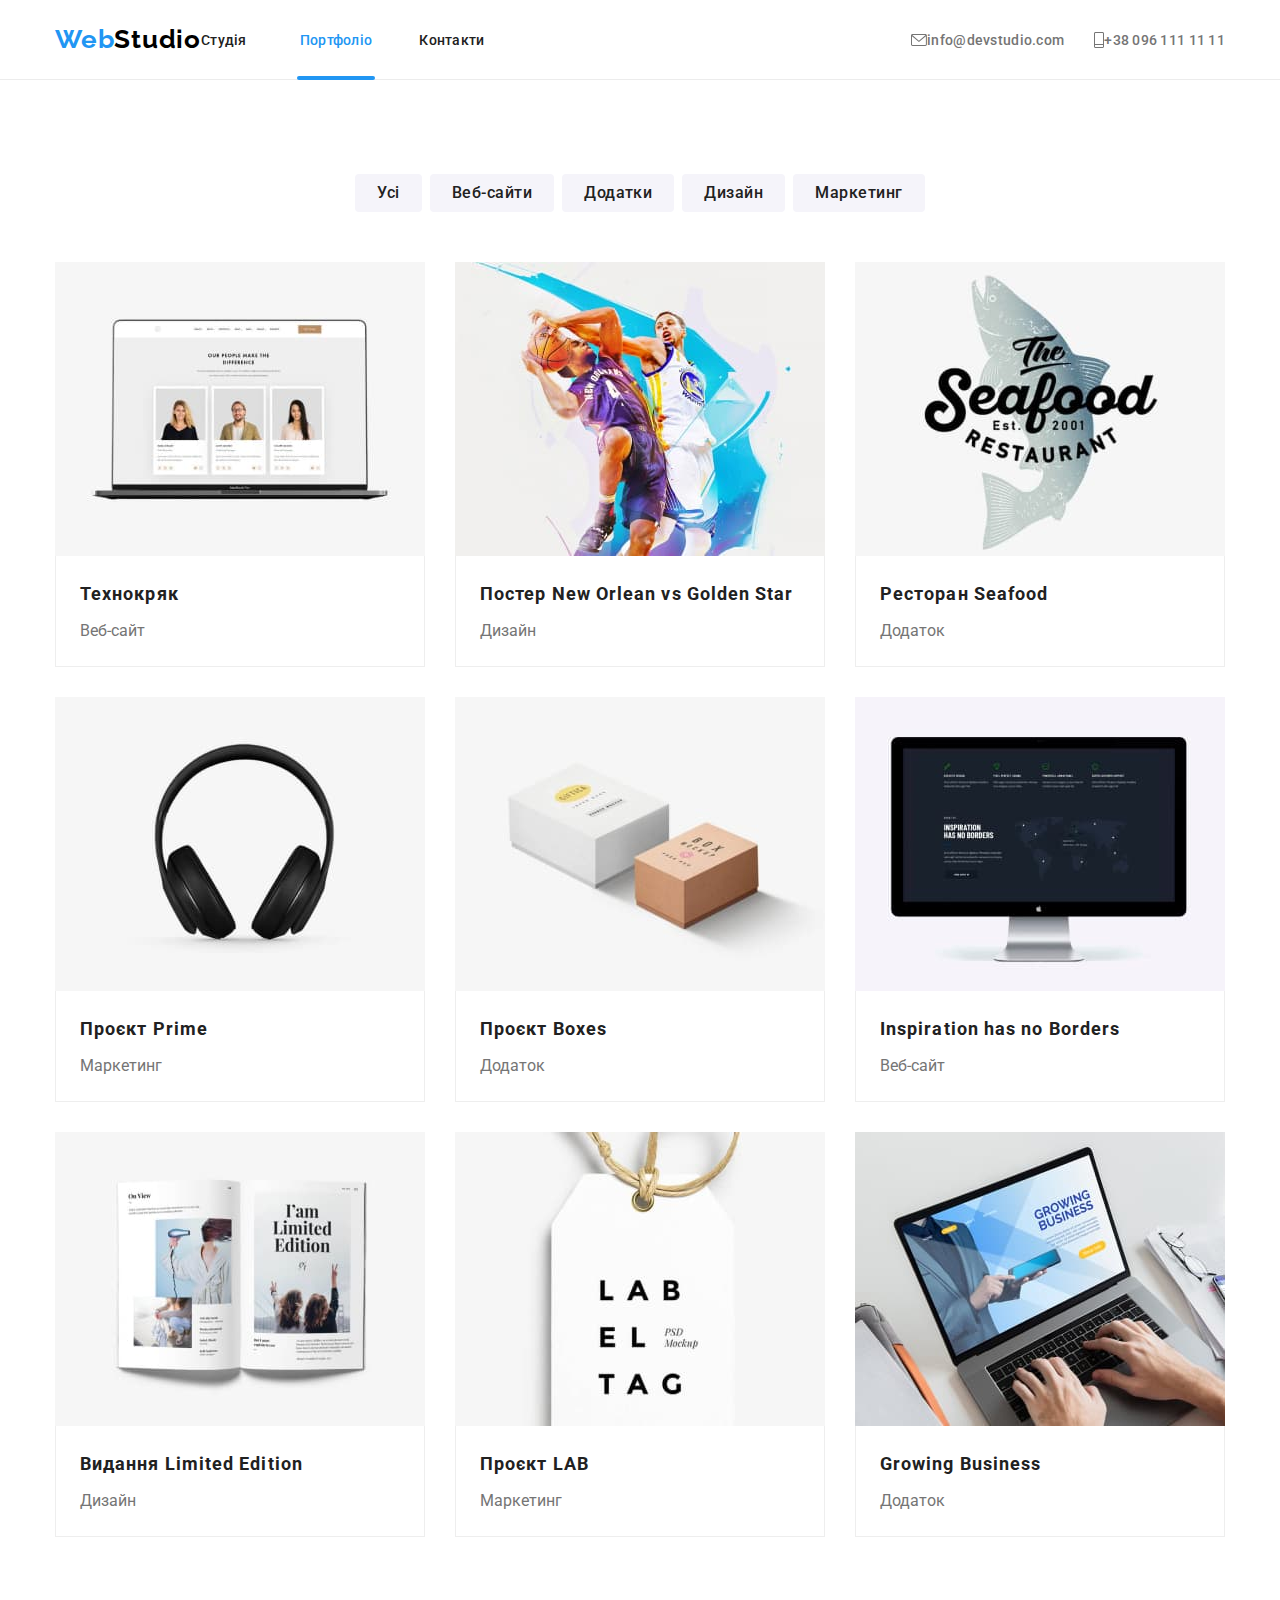
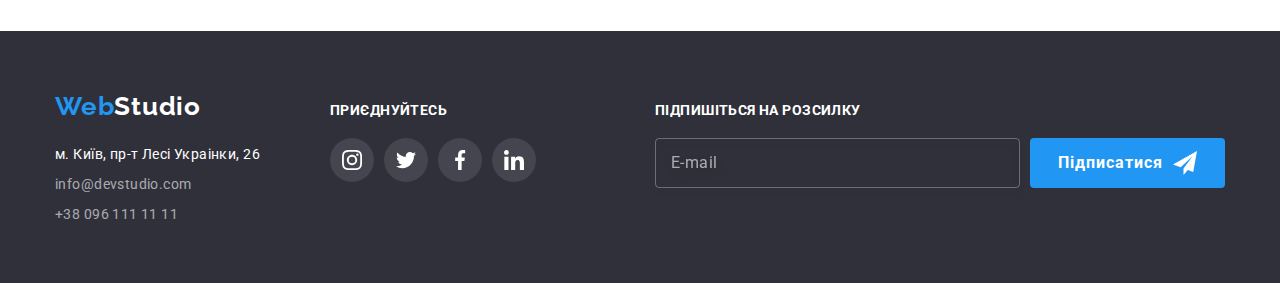
<file: portfolio.html>
<!DOCTYPE html>
<html lang="uk">
  <head>
    <meta charset="UTF-8" />
    <meta http-equiv="X-UA-Compatible" content="IE=edge" />
    <meta name="viewport" content="width=device-width, initial-scale=1.0" />
    <title>Портфоліо</title>
    <!-- <link rel="preconnect" href="https://fonts.googleapis.com" />
    <link rel="preconnect" href="https://fonts.gstatic.com" crossorigin />
    <link
      href="https://fonts.googleapis.com/css2?family=Raleway:wght@700&family=Roboto:wght@400;500;700;900&display=swap"
      rel="stylesheet"
    />
    <link
      rel="stylesheet"
      href="https://cdnjs.cloudflare.com/ajax/libs/modern-normalize/1.1.0/modern-normalize.min.css"
      integrity="sha512-wpPYUAdjBVSE4KJnH1VR1HeZfpl1ub8YT/NKx4PuQ5NmX2tKuGu6U/JRp5y+Y8XG2tV+wKQpNHVUX03MfMFn9Q=="
      crossorigin="anonymous"
      referrerpolicy="no-referrer"
    /> -->
    <!-- <link rel="stylesheet" href="./css/style.css" /> -->
    <link rel="stylesheet" href="./css/main.min.css">
  </head>

  <body>
    <header class="header">
      <div class="container header__container">
        <a class="logo link" href="./index.html"
          >Web<span class="header__logo">Studio</span></a
        >
        <nav class="navigation header__navigation">
          <ul class="navigation__list list">
            <li class="navigation__item">
              <a class="navigation__link link" href="./index.html">Студія</a>
            </li>
            <li class="navigation__item">
              <a
                class="navigation__link link navigation__link--current"
                href="./portfolio.html"
                >Портфоліо</a
              >
            </li>
            <li class="navigation__item">
              <a class="navigation__link link" href="#">Контакти</a>
            </li>
          </ul>
        </nav>
        <ul class="contacts header__contacts list">
          <li class="contacts__item">
            <a class="contacts__link link" href="mailto:info@devstudio.com">
              <svg class="contacts__icon" width="16" height="12">
                <use href="./images/icons.svg#icon-mail"></use>
              </svg>
              info@devstudio.com</a
            >
          </li>
          <li class="contacts__item">
            <a class="contacts__link link" href="tel:+380961111111">
              <svg class="contacts__icon" width="10" height="16">
                <use href="./images/icons.svg#icon-phone"></use>
              </svg>
              +38 096 111 11 11</a
            >
          </li>
        </ul>
      </div>
    </header>
    <main class="portfolio-main">
      <section class="portfolio section">
        <div class="container">
          <h1 class="portfolio__title visually-hidden">Наші роботи</h1>
          <ul class="buttons-list list">
            <li class="buttons-list__item">
              <button class="buttons-list__unit" type="button">Усі</button>
            </li>
            <li class="buttons-list__item">
              <button class="buttons-list__unit" type="button">Веб-сайти</button>
            </li>
            <li class="buttons-list__item">
              <button class="buttons-list__unit" type="button">Додатки</button>
            </li>
            <li class="buttons-list__item">
              <button class="buttons-list__unit" type="button">Дизайн</button>
            </li>
            <li class="buttons-list__item">
              <button class="buttons-list__unit" type="button">Маркетинг</button>
            </li>
          </ul>
          <ul class="portfolio-cards list">
            <li class="portfolio-cards__item">
              <a
                class="portfolio-cards__link link"
                href="#"
                target="_blank"
                rel="noopener noreferrer"
              >
                <div class="portfolio-cards__box">
                  <p class="portfolio-cards__description">
                    Ресурс пропонує комплексні пропозиції з різним рівнем
                    функціоналу та сервісів. Все це дозволить відвідувачу
                    отримати вичерпні відомості про компанію чи приватну особу.
                  </p>
                  <img
                    src="./images/project1.jpg"
                    alt="Проект 1"
                    width="370"
                    height="294"
                  />
                </div>
                <div class="portfolio-cards__inner">
                  <h2 class="portfolio-cards__name">Технокряк</h2>
                  <p class="portfolio-cards__category">Веб-сайт</p>
                </div></a
              >
            </li>
            <li class="portfolio-cards__item">
              <a
                class="portfolio-cards__link link"
                href="#"
                target="_blank"
                rel="noopener noreferrer"
              >
                <div class="portfolio-cards__box">
                  <p class="portfolio-cards__description">
                    Lorem ipsum dolor sit amet consectetur, adipisicing elit.
                    Suscipit ab architecto facilis eius a magnam? Cumque facilis
                    quia culpa ex dignissimos sapiente. Perspiciatis dolorum ad
                    temporibus! Earum sapiente amet voluptates.
                  </p>
                  <img
                    src="./images/project2.jpg"
                    alt="Проект 2"
                    width="370"
                    height="294"
                  />
                </div>
                <div class="portfolio-cards__inner">
                  <h2 class="portfolio-cards__name">
                    Постер New Orlean vs Golden Star
                  </h2>
                  <p class="portfolio-cards__category">Дизайн</p>
                </div></a
              >
            </li>
            <li class="portfolio-cards__item">
              <a
                class="portfolio-cards__link link"
                href="#"
                target="_blank"
                rel="noopener noreferrer"
              >
                <div class="portfolio-cards__box">
                  <p class="portfolio-cards__description">
                    Lorem ipsum dolor sit amet consectetur adipisicing elit.
                    Unde saepe non, dolorum iure eligendi, corporis asperiores
                    at perspiciatis magnam iste dicta eaque aperiam maiores
                    atque facilis. Adipisci, corrupti nam?
                  </p>
                  <img
                    src="./images/project3.jpg"
                    alt="Проект 3"
                    width="370"
                    height="294"
                  />
                </div>

                <div class="portfolio-cards__inner">
                  <h2 class="portfolio-cards__name">Ресторан Seafood</h2>
                  <p class="portfolio-cards__category">Додаток</p>
                </div></a
              >
            </li>
            <li class="portfolio-cards__item">
              <a
                class="portfolio-cards__link link"
                href="#"
                target="_blank"
                rel="noopener noreferrer"
              >
                <div class="portfolio-cards__box">
                  <p class="portfolio-cards__description">
                    Lorem, ipsum dolor sit amet consectetur adipisicing elit.
                    Dignissimos, nostrum nulla quia tempore, facilis est eum
                    quas minus odio deleniti dolor excepturi eveniet soluta
                    voluptatum perspiciatis ipsam ducimus?
                  </p>
                  <img
                    src="./images/project4.jpg"
                    alt="Проект 4"
                    width="370"
                    height="294"
                  />
                </div>

                <div class="portfolio-cards__inner">
                  <h2 class="portfolio-cards__name">Проєкт Prime</h2>
                  <p class="portfolio-cards__category">Маркетинг</p>
                </div></a
              >
            </li>
            <li class="portfolio-cards__item">
              <a
                class="portfolio-cards__link link"
                href="#"
                target="_blank"
                rel="noopener noreferrer"
              >
                <div class="portfolio-cards__box">
                  <p class="portfolio-cards__description">
                    Lorem ipsum dolor sit amet, consectetur adipisicing elit.
                    Repellendus aspernatur culpa ipsa non quis nobis corrupti
                    facilis officiis. Aperiam, enim. Nesciunt, blanditiis rerum
                    quos doloribus distinctio quibusdam!
                  </p>
                  <img
                    src="./images/project5.jpg"
                    alt="Проект 5"
                    width="370"
                    height="294"
                  />
                </div>
                <div class="portfolio-cards__inner">
                  <h2 class="portfolio-cards__name">Проєкт Boxes</h2>
                  <p class="portfolio-cards__category">Додаток</p>
                </div></a
              >
            </li>
            <li class="portfolio-cards__item">
              <a
                class="portfolio-cards__link link"
                href="#"
                target="_blank"
                rel="noopener noreferrer"
              >
                <div class="portfolio-cards__box">
                  <p class="portfolio-cards__description">
                    Lorem ipsum dolor sit amet consectetur adipisicing elit.
                    Nulla alias laborum illum, ipsam obcaecati officiis
                    blanditiis fugit voluptates perferendis voluptatibus
                    voluptatem facere. Harum officia laboriosam quasi.
                  </p>
                  <img
                    src="./images/project6.jpg"
                    alt="Проект 6"
                    width="370"
                    height="294"
                  />
                </div>
                <div class="portfolio-cards__inner">
                  <h2 class="portfolio-cards__name">
                    Inspiration has no Borders
                  </h2>
                  <p class="portfolio-cards__category">Веб-сайт</p>
                </div></a
              >
            </li>
            <li class="portfolio-cards__item">
              <a
                class="portfolio-cards__link link"
                href="#"
                target="_blank"
                rel="noopener noreferrer"
              >
                <div class="portfolio-cards__box">
                  <p class="portfolio-cards__description">
                    Lorem ipsum dolor sit amet consectetur adipisicing elit. Eum
                    a soluta dolore ducimus alias atque vel rerum distinctio!
                    Impedit ut, dolore similique nesciunt asperiores itaque?
                  </p>
                  <img
                    src="./images/project7.jpg"
                    alt="Проект 7"
                    width="370"
                    height="294"
                  />
                </div>
                <div class="portfolio-cards__inner">
                  <h2 class="portfolio-cards__name">Видання Limited Edition</h2>
                  <p class="portfolio-cards__category">Дизайн</p>
                </div></a
              >
            </li>
            <li class="portfolio-cards__item">
              <a
                class="portfolio-cards__link link"
                href="#"
                target="_blank"
                rel="noopener noreferrer"
              >
                <div class="portfolio-cards__box">
                  <p class="portfolio-cards__description">
                    Lorem ipsum dolor sit amet, consectetur adipisicing elit.
                    Voluptas iste eos ipsa mollitia vitae quisquam alias animi
                    blanditiis quo aliquam atque veniam eum ullam nostrum
                    aperiam, nisi, minus est! Esse qui ut fuga atque iste quidem
                    molestias recusandae ad itaque!
                  </p>
                  <img
                    src="./images/project8.jpg"
                    alt="Проект 8"
                    width="370"
                    height="294"
                  />
                </div>
                <div class="portfolio-cards__inner">
                  <h2 class="portfolio-cards__name">Проєкт LAB</h2>
                  <p class="portfolio-cards__category">Маркетинг</p>
                </div></a
              >
            </li>
            <li class="portfolio-cards__item">
              <a
                class="portfolio-cards__link link"
                href="#"
                target="_blank"
                rel="noopener noreferrer"
              >
                <div class="portfolio-cards__box">
                  <p class="portfolio-cards__description">
                    Lorem, ipsum dolor sit amet consectetur adipisicing elit.
                    Quod, porro. Enim vel aperiam dignissimos facilis ea
                    deleniti architecto eaque sapiente voluptate dolor, est
                    vitae, dolorem officiis tempora animi sequi sunt nam
                    doloribus modi hic nemo? Cupiditate dolorum facilis tempore
                    repellendus quis impedit?Lorem ipsum dolor sit amet,
                    consectetur adipisicing elit. Nam odio dolores rem
                    dignissimos perferendis ad voluptas placeat aperiam minus.
                    Sint nostrum distinctio quos dolor fugiat neque voluptatem
                    perferendis, placeat quia.
                  </p>
                  <img
                    src="./images/project9.jpg"
                    alt="Проект 9"
                    width="370"
                    height="294"
                  />
                </div>
                <div class="portfolio-cards__inner">
                  <h2 class="portfolio-cards__name">Growing Business</h2>
                  <p class="portfolio-cards__category">Додаток</p>
                </div></a
              >
            </li>
          </ul>
        </div>
      </section>
    </main>
    <footer class="footer">
      <div class="container footer__container">
        <div class="address-holder">
          <a class="logo link" href="./index.html"
            >Web<span class="footer__logo">Studio</span></a
          >
          <address class="address">
            <ul class="address__list list">
              <li class="address__item">
                <a
                  class="address__link address__link--location link"
                  href="https://goo.gl/maps/CPtrU1FHBa2aNyZL9"
                  target="_blank"
                  rel="noopener noreferrer nofollow"
                  >м. Київ, пр-т Лесі Украінки, 26</a
                >
              </li>
              <li class="address__item">
                <a class="address__link link" href="mailto:info@devstudio.com"
                  >info@devstudio.com</a
                >
              </li>
              <li class="address__item">
                <a class="address__link link" href="tel:+380961111111"
                  >+38 096 111 11 11</a
                >
              </li>
            </ul>
          </address>
        </div>
        <div class="network-holder">
          <h3 class="subtitle subtitle--footer network-holder__title">
            приєднуйтесь
          </h3>
          <ul class="social-icons list">
            <li class="social-icons__item">
              <a
                href="#"
                target="_blank"
                rel="noopener noreferrer"
                class="social-icons__link social-icons__link--footer"
              >
                <svg class="social-icons__logo--footer" width="20" height="20">
                  <use href="./images/icons.svg#icon-instagram"></use>
                </svg>
              </a>
            </li>
            <li class="social-icons__item">
              <a
                href="#"
                target="_blank"
                rel="noopener noreferrer"
                class="social-icons__link social-icons__link--footer"
              >
                <svg class="social-icons__logo--footer" width="20" height="20">
                  <use href="./images/icons.svg#icon-twitter"></use>
                </svg>
              </a>
            </li>
            <li class="social-icons__item">
              <a
                href="#"
                target="_blank"
                rel="noopener noreferrer"
                class="social-icons__link social-icons__link--footer"
              >
                <svg class="social-icons__logo--footer" width="20" height="20">
                  <use href="./images/icons.svg#icon-facebook"></use>
                </svg>
              </a>
            </li>
            <li class="social-icons__item">
              <a
                href="#"
                target="_blank"
                rel="noopener noreferrer"
                class="social-icons__link social-icons__link--footer"
              >
                <svg class="social-icons__logo--footer" width="20" height="20">
                  <use href="./images/icons.svg#icon-linkedin"></use>
                </svg>
              </a>
            </li>
          </ul>
        </div>
        <div class="form-holder">
          <h3 class="subtitle subtitle--footer form-holder__title">
            Підпишіться на розсилку
          </h3>
          <form class="form" name="subscibe">
            <input
              class="form__input"
              type="email"
              placeholder="E-mail"
              name="mail"
              id="mail"
            />
            <button class="button button--footer" type="submit">
              Підписатися
              <svg class="icon-telegram" width="24" height="24">
                <use href="./images/icons.svg#icon-send"></use>
              </svg>
            </button>
          </form>
        </div>
      </div>
    </footer>
  </body>
</html>
</file>
<file: css/style.css>
:root {
  /* text color */
  --hover-text-color: #2196f3;
  --main-text-color: #212121;
  --second-text-color: #fff;
  --third-text-color: #757575;
  --logo-text-color: #000000;
  --link-fill-color: #afb1b8;
  --main-footer-color: #ffffff;
  --header-border-bot-color: #ececec;
  --logo-part-color: #2196f3;
  --address-link-color: rgba(255, 255, 255, 0.6);
  /* background-color */
  --dark-bg: #2f303a;
  --light-bg: #fff;
  --other-bg: #f5f4fa;
  --bg-btn: #2196f3;
  --hover-bg-btn: #188ce8;
  --hover-bg-link: #2196f3;
  --hover-fill-link: #fff;
  --border-main-color: #afb1b8;
  --bg-image-works: rgba(47, 48, 58, 0.8);
  /* border-color */
  --portfolio-border: #eeeeee;
  --border-block-color: 
  /* anime */
  --trans-dur: 250ms;
  --trans-tf: cubic-bezier(0.4, 0, 0.2, 1);
}
body {
  font-family: "Roboto", sans-serif;
  color: var(--third-text-color);
}
h1,
h2,
h3,
h4,
h5,
h6,
p,
ul {
  margin: 0;
  padding: 0;
}
svg {
  margin: 0;
  padding: 0;
}
img {
  display: block;
}
.link {
  text-decoration: none;
}
.list {
  list-style: none;
}
.section {
  padding: 94px 0px;
}
.container {
  width: 1200px;
  margin: 0 auto;
  padding: 0 15px;
}

/*------------ HEADER -------------*/
.header {
  background-color: var(--light-bg);
  border-bottom: 1px solid var(--header-border-bot-color);
}
.header__container {
  display: flex;
  align-items: center;
}

.logo {
  font-family: "Raleway", sans-serif;
  font-weight: 700;
  font-size: 26px;
  line-height: calc(31 / 26);
  letter-spacing: 0.03em;
  color: var(--logo-part-color);

  display: block;
}
.header__logo {
  color: var(--logo-text-color);
}
.navigation__list {
  display: flex;
  justify-content: space-between;
  gap: 50px;
  margin-left: 92px;
}

.navigation__link {
  font-weight: 500;
  font-size: 14px;
  line-height: calc(16 / 14);
  letter-spacing: 0.02em;
  color: var(--main-text-color);

  display: block;
  padding: 32px 0 31px 0;

  transition-property: color;
  transition-duration: var(--trans-dur);
  transition-timing-function: var(--trans-tf);
}
.navigation__link--current {
  color: var(--hover-text-color);
}
.navigation__link.link.navigation__link--current {
  position: relative;
  width: 108.3%;
  display: flex;
  justify-content: center;
}
.navigation__link.link.navigation__link--current::after {
  display: block;
  position: absolute;

  content: "";
  width: 100%;
  height: 4px;
  background-color: var(--hover-text-color);
  border-radius: 2px;

  bottom: -1px;
}
.header__contacts {
  display: flex;
  margin-left: auto;
  gap: 30px;
}

.contacts__link {
  font-weight: 500;
  font-size: 14px;
  line-height: calc(16 / 14);
  letter-spacing: 0.02em;
  color: var(--third-text-color);
  display: flex;
  align-items: center;
  transition-property: color;
  transition-duration: var(--trans-dur);
  transition-timing-function: var(--trans-tf);
}

.contacts__icon {
  fill: currentColor;
  /* display: inline-block; */
  margin-right: 10px;
}

.navigation__link:hover,
.contacts__link:hover,
.contacts__icon:hover,
.navigation__link:focus,
.contacts__link:focus,
.contacts__icon:focus {
  color: var(--hover-text-color);
}
/*------------ HERO -------------*/
.hero {
  background-color: var(--dark-bg);
  padding: 200px 0;
  max-width: 1600px;
  height: 600px;
  margin: 0 auto;
  background-size: cover;
  background-position: center;
  background-repeat: no-repeat;
  background-image: linear-gradient(
      0deg,
      rgba(47, 48, 58, 0.4) 0%,
      rgba(47, 48, 58, 0.4) 100%
    ),
    url("../images/bg_hero.jpg");
}
.hero__title {
  font-weight: 900;
  font-size: 44px;
  line-height: calc(60 / 44);
  letter-spacing: 0.06em;
  text-transform: uppercase;
  color: var(--second-text-color);

  width: 696px;
  margin: 0 auto 30px;
  text-align: center;
}
.button {
  font-family: "Roboto", sans-serif;
  font-weight: 700;
  font-size: 16px;
  line-height: calc(30 / 16);
  letter-spacing: 0.06em;
  color: var(--second-text-color);
  background: var(--bg-btn);

  border-radius: 4px;
  border: transparent;
  cursor: pointer;

  transition-property: background-color, box-shadow;
  transition-duration: var(--trans-dur);
  transition-timing-function: var(--trans-tf);
}
.hero__button {
  margin: 0 auto;
  text-align: center;
  display: block;
  padding: 10px 32px;
}
.button:hover,
.button:focus {
  background-color: var(--hover-bg-btn);
  box-shadow: 0px 4px 4px rgba(0, 0, 0, 0.15);
}
/*------------ BENEFITS -------------*/
.visually-hidden {
  position: absolute;
  white-space: nowrap;
  width: 1px;
  height: 1px;
  overflow: hidden;
  border: 0;
  padding: 0;
  clip: rect(0 0 0 0);
  clip-path: inset(50%);
  margin: -1px;
}
.benefits__wrapper {
  display: flex;
  align-items: center;
  padding: 25px 100px;
  background: var(--other-bg);
  border-radius: 4px;
  margin-bottom: 30px;
}
.benefits__list {
  display: flex;
  gap: 30px;
}
.benefits__item {
  max-width: 270px;
}
.subtitle {
  font-weight: 700;
  font-size: 14px;
  line-height: calc(16 / 14);
  letter-spacing: 0.03em;
  text-transform: uppercase;
}
.benefits__title {
  color: var(--main-text-color);

  margin-bottom: 10px;
}
.benefits__description {
  font-weight: 400;
  font-size: 14px;
  line-height: calc(24 / 14);
  letter-spacing: 0.03em;

  color: var(--third-text-color);
}

/*------------ WORK -------------*/
.works {
  padding-top: 0;
}
.suptitle {
  font-weight: 700;
  font-size: 36px;
  line-height: calc(42 / 36);
  text-align: center;
  margin-bottom: 50px;
  letter-spacing: 0.03em;

  color: var(--main-text-color);
}
.works__list {
  display: flex;
  gap: 30px;
}
.works__item {
  position: relative;
  max-width: 370px;
}

.works__subtitle {
  position: absolute;
  left: 0;
  bottom: 0;
  width: 100%;

  color: var(--second-text-color);
  background-color: rgba(47, 48, 58, 0.8);
  padding: 27px 10px;
  text-align: center;
}

/*------------ TEAM -------------*/
.team {
  background-color: var(--other-bg);
}
.team-list {
  display: flex;
  gap: 30px;
}
.team-list__item {
  background: var(--light-bg);
  text-align: center;

  box-shadow: 0px 1px 3px rgba(0, 0, 0, 0.12), 0px 1px 1px rgba(0, 0, 0, 0.14),
    0px 2px 1px rgba(0, 0, 0, 0.2);
  border-radius: 0px 0px 4px 4px;
  width: 270px;
  /* padding-bottom: 30px; */
}
.team-list__caption {
  font-weight: 500;

  font-size: 16px;
  line-height: calc(19 / 16);

  text-align: center;
  letter-spacing: 0.03em;

  color: var(--main-text-color);
  margin-top: 30px;
  margin-bottom: 10px;
}
.team-list__profession {
  font-weight: 400;
  font-size: 16px;
  line-height: calc(19 / 16);

  text-align: center;
  letter-spacing: 0.03em;

  color: var(--third-text-color);
}
.social-icons {
  display: flex;
  align-items: center;
  justify-content: center;

  gap: 10px;
}
.social-icons--team {
  margin: 16px 32px 30px 32px;
}

.social-icons__link {
  display: flex;
  align-items: center;
  justify-content: center;
  width: 44px;
  height: 44px;
  border-radius: 50%;
}
.social-icons__link--team {
  background-color: var(--light-bg);
  fill: var(--link-fill-color);

  transition-property: background-color, fill;
  transition-duration: var(--trans-dur);
  transition-timing-function: var(--trans-tf);
}
.social-icons__link--team:hover,
.social-icons__link--team:focus {
  fill: var(--hover-fill-link);
  background-color: var(--hover-bg-link);
}
/*//////////////// Customers ////////////////*/
.customers {
  background-color: var(--light-bg);
}
.customers-list {
  display: flex;
  align-items: center;
  justify-content: space-between;
  column-gap: 30px;
}

.customers-list__link {
  border: 1px solid var(--border-main-color);
  border-radius: 4px;
  display: flex;
  justify-content: center;
  align-items: center;
  color: var(--link-fill-color);
  padding: 15px 31px;

  width: 170px;
  height: 92px;

  transition-property: color, border;
  transition-duration: 250ms;
  transition-timing-function: cubic-bezier(0.4, 0, 0.2, 1);
}
.customers-list__link:hover,
.customers-list__link:focus {
  border: 1px solid var(--hover-bg-link);
  color: var(--hover-bg-link);
}
.customers-list__icon {
  fill: currentColor;
  background-size: contain;
  background-position: center;
  background-repeat: no-repeat;
}
/*------------ FOOTER -------------*/
.footer {
  background-color: var(--dark-bg);
  padding-top: 60px;
  padding-bottom: 60px;
}
.footer__container {
  display: flex;
  align-items: baseline;
}
.footer__logo {
  color: var(--second-text-color);
}
.address {
  margin-top: 20px;
}
.address-holder {
  width: 231px;
}
.address__list {
  display: block;
}
.address__item {
  height: 21px;
}
.address__item:not(:last-child) {
  margin-bottom: 9px;
}
.address__link {
  font-style: normal;
  font-weight: 400;
  font-size: 14px;
  line-height: calc(24 / 14);
  letter-spacing: 0.03em;
  color: var(--address-link-color);
  transition-property: color;
  transition-duration: var(--trans-dur);
  transition-timing-function: var(--trans-tf);
}
.address__link--location {
  color: var(--second-text-color);
}

.address__link:hover,
.address__link:focus {
  color: var(--hover-text-color);
}

.network-holder {
  max-width: 206px;
  margin-left: 70px;
}
.subtitle--footer {
  color: var(--second-text-color);
  margin-bottom: 20px;
}

.social-icons__link--footer {
  background-color: rgba(255, 255, 255, 0.1);
  color: var(--main-footer-color);

  transition-property: background-color;
  transition-duration: var(--trans-dur);
  transition-timing-function: var(--trans-tf);
}

.social-icons__logo--footer {
  fill: currentColor;
}
.social-icons__link--footer:hover,
.social-icons__link--footer:focus {
  background-color: var(--hover-bg-link);
}

.form-holder {
  margin-left: auto;
}

.form {
  display: flex;
  align-items: center;
  gap: 12px;
}
.form__input {
  /* margin-right: 12px; */
  padding: 14px 15px;
  min-width: 358px;
  background-color: transparent;
  border: 1px solid rgba(255, 255, 255, 0.3);
  filter: drop-shadow(0px 4px 4px rgba(0, 0, 0, 0.15));
  border-radius: 4px;
  font-size: 16px;
  line-height: 1.25;
  letter-spacing: 0.03em;
  color: rgba(255, 255, 255, 0.9);
  /* max-height: 50px; */
}
.form__input::placeholder {
  font-family: "Roboto";
  font-style: normal;
  font-weight: 400;
  font-size: 16px;
  line-height: 1.25;
  letter-spacing: 0.03em;
  color: rgba(255, 255, 255, 0.6);
}
.button--footer {
  display: flex;
  align-items: center;
  justify-content: end;
  column-gap: 10px;
  padding: 10px 28px;
  width: 200px;
}
.icon-telegram {
  fill: currentColor;
}
/*------------ PORTFOLIO -------------*/
.buttons-list {
  display: flex;
  margin: 0 auto;
  justify-content: center;
  margin-bottom: 50px;
  gap: 8px;
}
.buttons-list__unit {
  font-family: "Roboto", sans-serif;
  font-weight: 500;
  font-size: 16px;
  line-height: calc(26 / 16);
  letter-spacing: 0.03em;
  color: var(--main-text-color);
  background: var(--other-bg);
  border-radius: 4px;
  border: none;
  cursor: pointer;
  padding: 6px 22px;

  transition-property: color, background-color, box-shadow;
  transition-duration: var(--trans-dur);
  transition-timing-function: var(--trans-tf);
}
.buttons-list__unit:hover,
.buttons-list__unit:focus {
  color: var(--second-text-color);
  background-color: var(--hover-text-color);
  box-shadow: 0px 3px 1px rgba(0, 0, 0, 0.1), 0px 1px 2px rgba(0, 0, 0, 0.08),
    0px 2px 2px rgba(0, 0, 0, 0.12);
}
.portfolio-cards {
  display: flex;
  flex-wrap: wrap;
  gap: 30px;
}
/* .portfolio-cards__item {
  background: var(--light-bg);
  margin-right: 30px;
  margin-bottom: 30px;
}
.portfolio-cards__item:nth-child(3n) {
  margin-right: 0;
} */
.portfolio-cards__inner {
  padding: 20px 24px;
  border-top: none;
  border-bottom: 1px solid var(--portfolio-border);
  border-left: 1px solid var(--portfolio-border);
  border-right: 1px solid var(--portfolio-border);
  width: 370px;
}
/* .portfolio-cards__item:nth-last-child(-n + 3) {
  margin-bottom: 0;
} */
.portfolio-cards__name {
  font-weight: 700;
  font-size: 18px;
  line-height: 2;
  letter-spacing: 0.06em;
  color: var(--main-text-color);
  margin-bottom: 4px;
}
.portfolio-cards__box {
  position: relative;
  overflow: hidden;
}
.portfolio-cards__description {
  position: absolute;
  width: 100%;
  height: 100%;
  background-color: rgba(33, 150, 243, 0.9);
  top: 0;
  left: 0;
  transform: translateY(101%);
  font-size: 18px;
  line-height: 1.56;
  color: var(--second-text-color);
  padding: 63px 24px;

  transition-property: background-color, box-shadow, transform;
  transition-duration: var(--trans-dur);
  transition-timing-function: var(--trans-tf);
}
.portfolio-cards__link:hover .portfolio-cards__description,
.portfolio-cards__link:focus .portfolio-cards__description {
  transform: translateY(0);
}
.portfolio-cards__category {
  font-size: 16px;
  line-height: 1.88;
  color: var(--third-text-color);
}
.portfolio-cards__link {
  display: flex;
  flex-direction: column;

  transition-property: box-shadow;
  transition-duration: var(--trans-dur);
  transition-timing-function: var(--trans-tf);
}
.portfolio-cards__link:hover,
.portfolio-cards__link:focus {
  box-shadow: 0px 1px 1px rgba(0, 0, 0, 0.12), 0px 4px 4px rgba(0, 0, 0, 0.06),
    1px 4px 6px rgba(0, 0, 0, 0.16);
}
/* backdrop & modal-window */

.backdrop {
  position: fixed;
  top: 0;
  left: 0;
  width: 100%;
  height: 100%;
  background-color: rgba(0, 0, 0, 0.2);

  opacity: 1;
  visibility: visible;
  transition: opacity var(--trans-dur) var(--trans-tf),
    visibility var(--trans-dur) var(--trans-tf);
}

.backdrop.is-hidden {
  opacity: 0;
  pointer-events: none;
  visibility: hidden;
}

.backdrop.is-hidden .backdrop__modal {
  transform: translate(-50%, -50%) scale(0.0001);
}

.backdrop__modal {
  position: absolute;
  top: 50%;
  left: 50%;
  transform: translate(-50%, -50%) scale(1);
  padding: 40px;
  /* overflow: auto; */

  height: 100%;
  max-height: 581px;
  max-width: 528px;
  width: 100%;
  background-color: var(--light-bg);
  box-shadow: 0px 1px 3px rgba(0, 0, 0, 0.12), 0px 1px 1px rgba(0, 0, 0, 0.14),
    0px 2px 1px rgba(0, 0, 0, 0.2);
  border-radius: 4px;

  transition: transform var(--trans-dur) var(--trans-tf);
}

.close-modal {
  display: flex;
  justify-content: center;
  align-items: center;
  flex-direction: column;
  position: absolute;
  top: 8px;
  right: 8px;

  width: 30px;
  height: 30px;
  cursor: pointer;
  border-radius: 50%;
  border: 1px solid rgba(0, 0, 0, 0.1);
  background-color: var(--light-bg);
  transition-property: fill;
  transition-duration: var(--trans-dur);
  transition-timing-function: var(--trans-tf);
}
.close-modal:hover,
.close-modal:focus {
  fill: var(--hover-bg-link);
}

.close-modal__icon {
  display: block;
  width: 18px;
  height: 18px;
}
.modal-form {
  display: flex;
  flex-direction: column;
  font-weight: 400;
  font-size: 12px;
  line-height: calc(14 / 12);
  letter-spacing: 0.01em;
}
.modal-form__title {
  font-size: 20px;
  line-height: calc(23 / 20);
  text-align: center;
  letter-spacing: 0.03em;
  color: var(--main-text-color);
  margin-bottom: 12px;
}

.wrapper-inputs {
  display: flex;
  flex-direction: column;
  gap: 10px;
  margin-bottom: 20px;
}
.wrapper-inputs__name {
  position: relative;
}
.wrapper-inputs__label {
  display: block;
  font-size: 12px;
  line-height: calc(14 / 12);
  letter-spacing: 0.01em;

  margin-bottom: 4px;
}
.wrapper-inputs__row {
  width: 100%;
  height: 40px;
  font: inherit;
  padding: 11px 12px 11px 42px;
  border: 1px solid rgba(33, 33, 33, 0.2);
  border-radius: 4px;
  color: inherit;
  outline: none;

  transition-property: border;
  transition-duration: var(--trans-dur);
  transition-timing-function: var(--trans-tf);
}
.wrapper-inputs__row--area {
  width: 100%;
  height: 120px;
  padding: 12px 16px;
  border: 1px solid rgba(33, 33, 33, 0.2);
  border-radius: 4px;
  resize: none;
  display: block;
}
.wrapper-inputs__row:focus,
.wrapper-inputs__row--area:focus {
  border: 1px solid var(--hover-bg-link);
}
.wrapper-inputs__row::placeholder {
  font-weight: 400;
  font-size: 12px;
  line-height: calc(14 / 12);
  letter-spacing: 0.01em;

  color: rgba(117, 117, 117, 0.5);
}
.wrapper-inputs__logo {
  position: absolute;
  top: 29px;
  left: 12px;

  transition-property: fill;
  transition-duration: var(--trans-dur);
  transition-timing-function: var(--trans-tf);
}
.wrapper-inputs__row:focus + svg {
  fill: var(--hover-bg-link);
}

.check-box {
  margin-bottom: 30px;
  display: flex;
  align-items: center;
  justify-content: center;
}

.check-box__label {
  font-size: 14px;
  line-height: calc(24/14);
  letter-spacing: 0.03em;
  color: var(--third-text-color);
  display: flex;
  align-items: center;
}
.check-box__label::before {
  cursor: pointer;
  display: block;
  content: "";
  width: 16px;
  height: 15px;
  border: 2px solid var(--logo-text-color);
  border-radius: 2px;
  margin-right: 7px;

  transition-property: border;
  transition-duration: var(--trans-dur);
  transition-timing-function: var(--trans-tf);
}
.check-box__input:focus + .check-box__label::before {
  border: 2px solid var(--bg-btn);
}
.check-box__input:checked + .check-box__label::before {
  background-image: url(../images/check.svg);
  background-repeat: no-repeat;
  background-position: center;
  border: none;

  transition-property: background-image;
  transition-duration: var(--trans-dur);
  transition-timing-function: var(--trans-tf);
}
.check-box__link {
  color: var(--hover-text-color);
  text-decoration: underline;
}
.modal-form__button {
  text-align: center;
  display: block;
  padding: 10px 52px;
  margin: 0 auto;
}
</file>
<file: css/main.min.css>
@import"https://fonts.googleapis.com/css2?family=Montserrat:wght@400;500;600;700;800&family=Raleway:wght@700&family=Roboto:wght@400;500;700;900&display=swap";/*! modern-normalize v1.1.0 | MIT License | https://github.com/sindresorhus/modern-normalize */*,::before,::after{-webkit-box-sizing:border-box;box-sizing:border-box}html{line-height:1.15;-webkit-text-size-adjust:100%;-moz-tab-size:4;-o-tab-size:4;tab-size:4}body{margin:0;font-family:system-ui,-apple-system,"Segoe UI",Roboto,Helvetica,Arial,sans-serif,"Apple Color Emoji","Segoe UI Emoji"}hr{height:0;color:inherit}abbr[title]{-webkit-text-decoration:underline dotted;text-decoration:underline dotted}b,strong{font-weight:bolder}code,kbd,samp,pre{font-family:ui-monospace,SFMono-Regular,Consolas,"Liberation Mono",Menlo,monospace;font-size:1em}small{font-size:80%}sub,sup{font-size:75%;line-height:0;position:relative;vertical-align:baseline}sub{bottom:-0.25em}sup{top:-0.5em}table{text-indent:0;border-color:inherit}button,input,optgroup,select,textarea{font-family:inherit;font-size:100%;line-height:1.15;margin:0}button,select{text-transform:none}button,[type=button],[type=reset],[type=submit]{-webkit-appearance:button}::-moz-focus-inner{border-style:none;padding:0}:-moz-focusring{outline:1px dotted ButtonText}:-moz-ui-invalid{box-shadow:none}legend{padding:0}progress{vertical-align:baseline}::-webkit-inner-spin-button,::-webkit-outer-spin-button{height:auto}[type=search]{-webkit-appearance:textfield;outline-offset:-2px}::-webkit-search-decoration{-webkit-appearance:none}::-webkit-file-upload-button{-webkit-appearance:button;font:inherit}summary{display:list-item}h1,h2,h3,h4,h5,h6,p,ul{margin:0;padding:0}svg{margin:0;padding:0;fill:currentColor}a{color:currentColor;text-decoration:none}img{display:block;max-width:100%;height:auto}.list{margin:0;padding:0;list-style:none}body{font-family:"Roboto",sans-serif;color:#757575}.visually-hidden{position:absolute;white-space:nowrap;width:1px;height:1px;overflow:hidden;border:0;padding:0;clip:rect(0 0 0 0);-webkit-clip-path:inset(50%);clip-path:inset(50%);margin:-1px}.link{text-decoration:none}.list{list-style:none}.section{padding:94px 0px}.container{max-width:1200px;margin:0 auto;padding:0 15px}@media screen and (min-width: 480px){.container{width:480px}}@media screen and (min-width: 768px){.container{width:768px}}@media screen and (min-width: 1200px){.container{width:1200px}}.logo{font-family:"Raleway",sans-serif;font-weight:700;font-size:24px;line-height:1.1666666667;letter-spacing:.03em;color:#2196f3;display:block}@media screen and (min-width: 1200px){.logo{font-size:26px;line-height:1.1923076923}}.button{font-family:"Roboto",sans-serif;font-weight:700;font-size:16px;line-height:1.875;letter-spacing:.06em;color:#fff;background:#2196f3;border-radius:4px;border:rgba(0,0,0,0);cursor:pointer;-webkit-transition-property:background-color,-webkit-box-shadow;transition-property:background-color,-webkit-box-shadow;transition-property:background-color,box-shadow;transition-property:background-color,box-shadow,-webkit-box-shadow;-webkit-transition-duration:250ms;transition-duration:250ms;-webkit-transition-timing-function:cubic-bezier(0.4, 0, 0.2, 1);transition-timing-function:cubic-bezier(0.4, 0, 0.2, 1)}.button:hover,.button:focus{background-color:#188ce8;-webkit-box-shadow:0px 4px 4px rgba(0,0,0,.15);box-shadow:0px 4px 4px rgba(0,0,0,.15)}.subtitle{font-weight:700;font-size:14px;line-height:1.1428571429;letter-spacing:.03em;text-transform:uppercase}.suptitle{font-weight:700;font-size:36px;line-height:1.1666666667;text-align:center;margin-bottom:50px;letter-spacing:.03em;color:#212121}.social-icons{display:-webkit-box;display:-ms-flexbox;display:flex;-webkit-box-align:center;-ms-flex-align:center;align-items:center;-webkit-box-pack:center;-ms-flex-pack:center;justify-content:center;gap:10px}.social-icons__link{display:-webkit-box;display:-ms-flexbox;display:flex;-webkit-box-align:center;-ms-flex-align:center;align-items:center;-webkit-box-pack:center;-ms-flex-pack:center;justify-content:center;width:44px;height:44px;border-radius:50%}.header{background-color:#fff;border-bottom:1px solid #ececec}@media screen and (max-width: 767.98px){.header{padding:10px 0}}.header__container{display:-webkit-box;display:-ms-flexbox;display:flex;-webkit-box-align:center;-ms-flex-align:center;align-items:center}.header__logo{color:#000}.mobile-menu{width:100%}@media screen and (max-width: 767.98px){.mobile-menu{padding:48px 40px;position:fixed;top:0;left:0;-webkit-transform:translateX(100%);transform:translateX(100%);width:100%;height:100%;background-color:#fff;overflow-y:scroll;pointer-events:none;visibility:hidden;-webkit-transition:visibility 250ms cubic-bezier(0.4, 0, 0.2, 1),-webkit-transform 250ms cubic-bezier(0.4, 0, 0.2, 1);transition:visibility 250ms cubic-bezier(0.4, 0, 0.2, 1),-webkit-transform 250ms cubic-bezier(0.4, 0, 0.2, 1);transition:transform 250ms cubic-bezier(0.4, 0, 0.2, 1),visibility 250ms cubic-bezier(0.4, 0, 0.2, 1);transition:transform 250ms cubic-bezier(0.4, 0, 0.2, 1),visibility 250ms cubic-bezier(0.4, 0, 0.2, 1),-webkit-transform 250ms cubic-bezier(0.4, 0, 0.2, 1)}}@media screen and (min-width: 768px){.mobile-menu{display:-webkit-box;display:-ms-flexbox;display:flex;-webkit-box-align:center;-ms-flex-align:center;align-items:center;margin-left:87px}}@media screen and (min-width: 1200px){.mobile-menu{margin-left:92px}}.mobile-menu.is-open{-webkit-transform:translateX(0);transform:translateX(0);pointer-events:initial;visibility:visible}.mobile-menu__btn{margin-left:auto;display:-webkit-box;display:-ms-flexbox;display:flex;-webkit-box-align:center;-ms-flex-align:center;align-items:center;-webkit-box-pack:center;-ms-flex-pack:center;justify-content:center;width:40px;height:40px;background-color:rgba(0,0,0,0);border:none;cursor:pointer;outline:none}.mobile-menu__btn:hover,.mobile-menu__btn:focus{color:#2196f3}@media screen and (min-width: 768px){.mobile-menu__btn{display:none}}.mobile-menu__btn-close{position:absolute;top:10px;right:15px;margin-left:auto;display:-webkit-box;display:-ms-flexbox;display:flex;-webkit-box-align:center;-ms-flex-align:center;align-items:center;-webkit-box-pack:center;-ms-flex-pack:center;justify-content:center;width:40px;height:40px;background-color:rgba(0,0,0,0);border:rgba(0,0,0,0);cursor:pointer}@media screen and (min-width: 768px){.mobile-menu__btn-close{display:none}}.mobile-menu__icon-close{-webkit-transition:fill 250ms cubic-bezier(0.4, 0, 0.2, 1);transition:fill 250ms cubic-bezier(0.4, 0, 0.2, 1)}.mobile-menu__btn-close:hover .mobile-menu__icon-close,.mobile-menu__icon-close .mobile-menu__btn-close:focus{fill:#2196f3}@media screen and (max-width: 767.98px){.navigation{margin-bottom:302px}}@media screen and (min-width: 768px){.navigation__list{display:-webkit-box;display:-ms-flexbox;display:flex;gap:50px}}@media screen and (max-width: 767.98px){.navigation__item:not(:last-child){margin-bottom:32px}}@media screen and (max-width: 767.98px){.navigation__link{font-weight:500;font-size:40px;line-height:1.175;letter-spacing:.02em;color:#212121;-webkit-transition-property:color;transition-property:color;-webkit-transition-duration:250ms;transition-duration:250ms;-webkit-transition-timing-function:cubic-bezier(0.4, 0, 0.2, 1);transition-timing-function:cubic-bezier(0.4, 0, 0.2, 1)}}@media screen and (min-width: 768px){.navigation__link{font-weight:500;font-size:14px;line-height:1.1428571429;letter-spacing:.02em;color:#212121;display:block;padding:32px 0 31px 0;-webkit-transition-property:color;transition-property:color;-webkit-transition-duration:250ms;transition-duration:250ms;-webkit-transition-timing-function:cubic-bezier(0.4, 0, 0.2, 1);transition-timing-function:cubic-bezier(0.4, 0, 0.2, 1)}}.navigation__link--current{color:#2196f3;position:relative;width:108.3%}@media screen and (min-width: 768px){.navigation__link--current{display:-webkit-box;display:-ms-flexbox;display:flex;-webkit-box-pack:center;-ms-flex-pack:center;justify-content:center}}@media screen and (min-width: 768px){.navigation__link--current::after{display:block;position:absolute;content:"";width:100%;height:4px;background-color:#2196f3;border-radius:2px;bottom:-1px}}.navigation__link:hover,.navigation__link:focus{color:#2196f3}@media screen and (max-width: 767.98px){.contacts{display:-webkit-box;display:-ms-flexbox;display:flex;-webkit-box-orient:vertical;-webkit-box-direction:reverse;-ms-flex-direction:column-reverse;flex-direction:column-reverse;margin-bottom:64px}}@media screen and (min-width: 768px){.contacts{margin-left:auto}}@media screen and (min-width: 1200px){.contacts{display:-webkit-box;display:-ms-flexbox;display:flex}}@media screen and (min-width: 768px)and (max-width: 1199.98px){.contacts__item:first-child{margin-bottom:10px}}@media screen and (max-width: 767.98px){.contacts__item:nth-child(2){margin-bottom:32px}}@media screen and (min-width: 1200px){.contacts__item:nth-child(2){margin-left:30px}}.contacts__link{font-weight:500;font-size:34px;line-height:1.18;letter-spacing:.02em;-webkit-transition:color 250ms cubic-bezier(0.4, 0, 0.2, 1);transition:color 250ms cubic-bezier(0.4, 0, 0.2, 1)}@media screen and (max-width: 767.98px){.contacts__link--size{font-size:24px;line-height:1.17;color:#757575}}@media screen and (min-width: 768px){.contacts__link{display:-webkit-box;display:-ms-flexbox;display:flex;-webkit-box-align:center;-ms-flex-align:center;align-items:center;font-weight:500;font-size:12px;line-height:1.17;letter-spacing:.02em}}@media screen and (min-width: 1200px){.contacts__link{padding:32px 0 31px 0;font-size:14px;line-height:1.1428571429}}.contacts__link:hover,.contacts__link:focus{color:#2196f3}.contacts__icon-mail{display:none}@media screen and (min-width: 768px){.contacts__icon-mail{display:block;margin-right:8px;width:14px;height:10px}}@media screen and (min-width: 1200px){.contacts__icon-mail{margin-right:10px;width:16px;height:12px}}.contacts__icon-phone{display:none}@media screen and (min-width: 768px){.contacts__icon-phone{display:block;margin-right:8px;width:10px;height:14px}}@media screen and (min-width: 1200px){.contacts__icon-phone{margin-right:10px;height:16px}}.contacts__social-list{display:-webkit-box;display:-ms-flexbox;display:flex;-ms-flex-wrap:wrap;flex-wrap:wrap;gap:10px}@media screen and (min-width: 768px){.contacts__social-list{display:none}}.contacts__social-item:not(:last-child){padding-right:10px;border-right:1px solid rgba(33,33,33,.2)}.contacts__social-link{text-decoration:none;color:#2196f3;font-weight:500;font-size:18px;line-height:1.2222;letter-spacing:.02em}.hero{max-width:480px;width:100%;margin:0 auto;padding:118px 45px;display:-webkit-box;display:-ms-flexbox;display:flex;-webkit-box-orient:vertical;-webkit-box-direction:normal;-ms-flex-direction:column;flex-direction:column;-webkit-box-pack:center;-ms-flex-pack:center;justify-content:center;background-image:-webkit-gradient(linear, left top, left bottom, from(rgba(47, 48, 58, 0.4)), to(rgba(47, 48, 58, 0.4))),url(../images/hero/hero-480.jpg);background-image:linear-gradient(rgba(47, 48, 58, 0.4), rgba(47, 48, 58, 0.4)),url(../images/hero/hero-480.jpg);background-repeat:no-repeat;background-position:center;background-size:cover;background-color:#c4c4c4}@media screen and (min-device-pixel-ratio: 2),screen and (-webkit-min-device-pixel-ratio: 2),screen and (min-resolution: 192dpi),screen and (min-resolution: 2dppx){.hero{background-image:-webkit-gradient(linear, left top, left bottom, from(rgba(47, 48, 58, 0.4)), to(rgba(47, 48, 58, 0.4))),url(../images/hero/hero-480@2x.jpg);background-image:linear-gradient(rgba(47, 48, 58, 0.4), rgba(47, 48, 58, 0.4)),url(../images/hero/hero-480@2x.jpg)}}@media screen and (min-width: 768px){.hero{max-width:960px;background-image:-webkit-gradient(linear, left top, left bottom, from(rgba(47, 48, 58, 0.4)), to(rgba(47, 48, 58, 0.4))),url(../images/hero/hero-768.jpg);background-image:linear-gradient(rgba(47, 48, 58, 0.4), rgba(47, 48, 58, 0.4)),url(../images/hero/hero-768.jpg)}}@media screen and (min-width: 768px)and (min-device-pixel-ratio: 2),screen and (min-width: 768px)and (-webkit-min-device-pixel-ratio: 2),screen and (min-width: 768px)and (min-resolution: 192dpi),screen and (min-width: 768px)and (min-resolution: 2dppx){.hero{background-image:-webkit-gradient(linear, left top, left bottom, from(rgba(47, 48, 58, 0.4)), to(rgba(47, 48, 58, 0.4))),url(../images/hero/hero-768@2x.jpg);background-image:linear-gradient(rgba(47, 48, 58, 0.4), rgba(47, 48, 58, 0.4)),url(../images/hero/hero-768@2x.jpg)}}@media screen and (min-width: 1200px){.hero{padding:200px 0;max-width:1600px;background-image:-webkit-gradient(linear, left top, left bottom, from(rgba(47, 48, 58, 0.4)), to(rgba(47, 48, 58, 0.4))),url(../images/hero/hero-1600.jpg);background-image:linear-gradient(rgba(47, 48, 58, 0.4), rgba(47, 48, 58, 0.4)),url(../images/hero/hero-1600.jpg)}}@media screen and (min-width: 1200px)and (min-device-pixel-ratio: 2),screen and (min-width: 1200px)and (-webkit-min-device-pixel-ratio: 2),screen and (min-width: 1200px)and (min-resolution: 192dpi),screen and (min-width: 1200px)and (min-resolution: 2dppx){.hero{background-image:-webkit-gradient(linear, left top, left bottom, from(rgba(47, 48, 58, 0.4)), to(rgba(47, 48, 58, 0.4))),url(../images/hero/hero-1600@2x.jpg);background-image:linear-gradient(rgba(47, 48, 58, 0.4), rgba(47, 48, 58, 0.4)),url(../images/hero/hero-1600@2x.jpg)}}.hero .hero__title{margin:0 auto;margin-bottom:30px;max-width:360px;width:100%;font-size:26px;line-height:1.6154;text-align:center;letter-spacing:.06em;text-transform:uppercase;color:#fff}@media screen and (min-width: 1200px){.hero .hero__title{font-size:44px;line-height:1.37}}@media screen and (min-width: 1200px){.hero .hero__title{max-width:696px;width:100%;font-size:44px;line-height:1.37}}.hero .hero__button{background-color:#2196f3;color:#fff;font-weight:700;font-size:16px;line-height:1.86;-webkit-box-align:center;-ms-flex-align:center;align-items:center;text-align:center;letter-spacing:.06em;padding:10px 24px;-webkit-box-shadow:0px 4px 4px rgba(0,0,0,.15);box-shadow:0px 4px 4px rgba(0,0,0,.15);border-radius:4px;margin:0 auto}@media screen and (min-width: 1200px){.hero .hero__button{padding:10px 32px}}.benefits{padding:60px 0}@media screen and (min-width: 1200px){.benefits{padding:94px 0 94px 0}}.benefits__wrapper{display:-webkit-box;display:-ms-flexbox;display:flex;-webkit-box-align:center;-ms-flex-align:center;align-items:center;-webkit-box-pack:center;-ms-flex-pack:center;justify-content:center;padding:25px 0;background:#f5f4fa;border-radius:4px;margin-bottom:30px}@media screen and (min-width: 768px){.benefits__list{display:-webkit-box;display:-ms-flexbox;display:flex;-ms-flex-wrap:wrap;flex-wrap:wrap;gap:30px}}.benefits__title{color:#212121;margin-bottom:10px}@media screen and (max-width: 767.99px){.benefits__title{text-align:center}}.benefits__description{font-weight:400;font-size:14px;line-height:1.7142857143;letter-spacing:.03em;color:#757575}.benefits__item{-ms-flex-preferred-size:calc((100% - 30px)/2);flex-basis:calc((100% - 30px)/2)}@media screen and (min-width: 1200px){.benefits__item{-ms-flex-preferred-size:calc((100% - 90px)/4);flex-basis:calc((100% - 90px)/4)}}@media screen and (max-width: 767.98px){.benefits__item:not(:last-child){margin-bottom:30px}}.works{padding-top:0}@media screen and (max-width: 1199.98px){.works{display:none}}.works__list{display:-webkit-box;display:-ms-flexbox;display:flex;gap:30px}.works__item{position:relative;max-width:370px}.works__subtitle{position:absolute;left:0;bottom:0;width:100%;color:#fff;background-color:rgba(47,48,58,.8);padding:27px 10px;text-align:center}.team{background-color:#f5f4fa;padding:60px 0}@media screen and (min-width: 1200px){.team{padding:94px 0}}.team__suptitle{margin-bottom:30px;font-size:28px;line-height:1.1785714286}@media screen and (min-width: 1200px){.team__suptitle{margin-bottom:50px;font-size:36px;line-height:1.1666666667}}@media screen and (min-width: 768px){.team-list{display:-webkit-box;display:-ms-flexbox;display:flex;-ms-flex-wrap:wrap;flex-wrap:wrap;gap:30px}}@media screen and (max-width: 767.98px){.team-list{display:-webkit-box;display:-ms-flexbox;display:flex;-ms-flex-wrap:wrap;flex-wrap:wrap;-webkit-box-orient:vertical;-webkit-box-direction:normal;-ms-flex-direction:column;flex-direction:column;-ms-flex-line-pack:center;align-content:center}}.team-list__item{background:#fff;text-align:center;-webkit-box-shadow:0px 1px 3px rgba(0,0,0,.12),0px 1px 1px rgba(0,0,0,.14),0px 2px 1px rgba(0,0,0,.2);box-shadow:0px 1px 3px rgba(0,0,0,.12),0px 1px 1px rgba(0,0,0,.14),0px 2px 1px rgba(0,0,0,.2);border-radius:0px 0px 4px 4px}@media screen and (min-width: 480px){.team-list__item{width:100%}}@media screen and (min-width: 768px){.team-list__item{-ms-flex-preferred-size:calc((100% - 30px)/2);flex-basis:calc((100% - 30px)/2)}}@media screen and (min-width: 1200px){.team-list__item{-ms-flex-preferred-size:calc((100% - 90px)/4);flex-basis:calc((100% - 90px)/4)}}@media screen and (max-width: 767.98px){.team-list__item:not(:last-child){display:block;margin-bottom:30px}}.team-list__caption{font-weight:500;font-size:16px;line-height:1.1875;text-align:center;letter-spacing:.03em;color:#212121;margin-top:30px;margin-bottom:10px}.team-list__profession{font-weight:400;font-size:16px;line-height:1.1875;text-align:center;letter-spacing:.03em;color:#757575}.social-icons--team{margin:16px 32px 30px 32px}.social-icons__link--team{background-color:#fff;fill:#afb1b8;-webkit-transition-property:background-color,fill;transition-property:background-color,fill;-webkit-transition-duration:250ms;transition-duration:250ms;-webkit-transition-timing-function:cubic-bezier(0.4, 0, 0.2, 1);transition-timing-function:cubic-bezier(0.4, 0, 0.2, 1)}.social-icons__link--team:hover,.social-icons__link--team:focus{background-color:#2196f3;fill:#fff}.social-icons__logo{fill:#afb1b8;-webkit-transition-property:fill;transition-property:fill;-webkit-transition-duration:250ms;transition-duration:250ms;-webkit-transition-timing-function:cubic-bezier(0.4, 0, 0.2, 1);transition-timing-function:cubic-bezier(0.4, 0, 0.2, 1)}.social-icons__link--team:hover .social-icons__logo,.social-icons__link--team:focus .social-icons__logo{fill:#fff}.customers{background-color:#fff;padding:60px 0}@media screen and (min-width: 1200px){.customers{padding:94px 0}}.customers__title{margin-bottom:30px;font-size:28px;line-height:33px}@media screen and (min-width: 1200px){.customers__title{margin-bottom:50px;font-size:36px;line-height:42px}}.customers-list{display:-webkit-box;display:-ms-flexbox;display:flex;-ms-flex-wrap:wrap;flex-wrap:wrap;gap:30px}.customers-list__item{-ms-flex-preferred-size:calc((100% - 30px)/2);flex-basis:calc((100% - 30px)/2)}@media screen and (min-width: 768px){.customers-list__item{-ms-flex-preferred-size:calc((100% - 60px)/3);flex-basis:calc((100% - 60px)/3)}}@media screen and (min-width: 1200px){.customers-list__item{-ms-flex-preferred-size:calc((100% - 150px)/6);flex-basis:calc((100% - 150px)/6)}}.customers-list__link{border:1px solid #afb1b8;border-radius:4px;display:-webkit-box;display:-ms-flexbox;display:flex;-webkit-box-pack:center;-ms-flex-pack:center;justify-content:center;-webkit-box-align:center;-ms-flex-align:center;align-items:center;color:#afb1b8;padding:15px 0;-webkit-transition-property:color,border;transition-property:color,border;-webkit-transition-duration:250ms;transition-duration:250ms;-webkit-transition-timing-function:cubic-bezier(0.4, 0, 0.2, 1);transition-timing-function:cubic-bezier(0.4, 0, 0.2, 1)}.customers-list__link:hover,.customers-list__link:focus{border:1px solid #2196f3;color:#2196f3}.customers-list__icon{fill:currentColor}.footer{background-color:#2f303a;padding:60px 0}.footer__logo{color:#fff;margin-bottom:20px}.footer__container{display:-webkit-box;display:-ms-flexbox;display:flex;list-style:none;-webkit-box-align:baseline;-ms-flex-align:baseline;align-items:baseline}@media screen and (max-width: 767px){.footer__container{gap:60px;-webkit-box-orient:vertical;-webkit-box-direction:normal;-ms-flex-direction:column;flex-direction:column;text-align:center;-webkit-box-pack:center;-ms-flex-pack:center;justify-content:center;-webkit-box-align:center;-ms-flex-align:center;align-items:center}}@media screen and (min-width: 768px)and (max-width: 1199px){.footer__container{-ms-flex-wrap:wrap;flex-wrap:wrap;-webkit-box-pack:center;-ms-flex-pack:center;justify-content:center;text-align:center;gap:60px}}@media screen and (min-width: 768px)and (max-width: 1199px){.footer__container:not(:last-child){gap:20px}}@media screen and (min-width: 768px)and (max-width: 1199px){.footer__container{-ms-flex-wrap:wrap;flex-wrap:wrap;-ms-flex-pack:distribute;justify-content:space-around;gap:60px}}@media screen and (min-width: 767px)and (max-width: 1199px){.address-holder{-webkit-box-flex:0;-ms-flex:0 0 calc(50% - 30px);flex:0 0 calc(50% - 30px)}}.address{margin-top:20px}.address__list{display:block}.address__item{height:21px}.address__item:not(:last-child){margin-bottom:8px}@media screen and (min-width: 1200px){.address__item:not(:last-child){margin-bottom:9px}}.address__link{font-style:normal;font-weight:400;font-size:14px;line-height:1.7142857143;letter-spacing:.03em;color:rgba(255,255,255,.6);-webkit-transition-property:color;transition-property:color;-webkit-transition-duration:250ms;transition-duration:250ms;-webkit-transition-timing-function:cubic-bezier(0.4, 0, 0.2, 1);transition-timing-function:cubic-bezier(0.4, 0, 0.2, 1)}.address__link--location{color:#fff}.address__link:hover,.address__link:focus{color:#2196f3}@media screen and (min-width: 767px)and (max-width: 1199px){.network-holder{-webkit-box-flex:0;-ms-flex:0 0 calc(50% - 30px);flex:0 0 calc(50% - 30px);display:-webkit-box;display:-ms-flexbox;display:flex;-webkit-box-orient:vertical;-webkit-box-direction:normal;-ms-flex-direction:column;flex-direction:column;-ms-flex-line-pack:center;align-content:center;-webkit-box-align:center;-ms-flex-align:center;align-items:center}}@media screen and (min-width: 1200px){.network-holder{margin-left:70px}}.subtitle--footer{color:#fff;margin-bottom:20px}.social-icons{display:-webkit-box;display:-ms-flexbox;display:flex;gap:10px}.social-icons__link--footer{display:-webkit-box;display:-ms-flexbox;display:flex;-webkit-box-pack:center;-ms-flex-pack:center;justify-content:center;background-color:rgba(255,255,255,.1);color:#fff;-webkit-transition-property:background-color;transition-property:background-color;-webkit-transition-duration:250ms;transition-duration:250ms;-webkit-transition-timing-function:cubic-bezier(0.4, 0, 0.2, 1);transition-timing-function:cubic-bezier(0.4, 0, 0.2, 1)}.social-icons__logo--footer{fill:currentColor}.social-icons__link--footer:hover,.social-icons__link--footer:focus{background-color:#2196f3}.form-holder{max-width:570px;width:100%}@media screen and (min-width: 1200px){.form-holder{margin-left:auto}}.form{display:-webkit-box;display:-ms-flexbox;display:flex;width:100%;-webkit-box-align:center;-ms-flex-align:center;align-items:center}@media screen and (max-width: 1199px){.form{-webkit-box-orient:vertical;-webkit-box-direction:normal;-ms-flex-direction:column;flex-direction:column;-webkit-box-align:center;-ms-flex-align:center;align-items:center;-webkit-box-pack:center;-ms-flex-pack:center;justify-content:center;gap:20px}}@media screen and (min-width: 1200px){.form{gap:10px}}.form__input{padding:14px 15px;width:100%;background-color:rgba(0,0,0,0);border:1px solid rgba(255,255,255,.3);-webkit-filter:drop-shadow(0px 4px 4px rgba(0, 0, 0, 0.15));filter:drop-shadow(0px 4px 4px rgba(0, 0, 0, 0.15));border-radius:4px;font-size:16px;line-height:1.25;letter-spacing:.03em;color:rgba(255,255,255,.9)}@media screen and (min-width: 1200px){.form__input{min-width:358px}}.form__input::-webkit-input-placeholder{font-family:"Roboto",sans-serif;font-style:normal;font-weight:400;font-size:16px;line-height:1.25;letter-spacing:.03em;color:rgba(255,255,255,.6)}.form__input::-moz-placeholder{font-family:"Roboto",sans-serif;font-style:normal;font-weight:400;font-size:16px;line-height:1.25;letter-spacing:.03em;color:rgba(255,255,255,.6)}.form__input:-ms-input-placeholder{font-family:"Roboto",sans-serif;font-style:normal;font-weight:400;font-size:16px;line-height:1.25;letter-spacing:.03em;color:rgba(255,255,255,.6)}.form__input::-ms-input-placeholder{font-family:"Roboto",sans-serif;font-style:normal;font-weight:400;font-size:16px;line-height:1.25;letter-spacing:.03em;color:rgba(255,255,255,.6)}.form__input::placeholder{font-family:"Roboto",sans-serif;font-style:normal;font-weight:400;font-size:16px;line-height:1.25;letter-spacing:.03em;color:rgba(255,255,255,.6)}.button--footer{display:-webkit-box;display:-ms-flexbox;display:flex;-webkit-box-align:center;-ms-flex-align:center;align-items:center;-webkit-box-pack:end;-ms-flex-pack:end;justify-content:end;-webkit-column-gap:10px;-moz-column-gap:10px;column-gap:10px;padding:10px 28px;width:200px}.icon-telegram{fill:currentColor}.buttons-list{display:-webkit-box;display:-ms-flexbox;display:flex;margin:0 auto;-webkit-box-pack:center;-ms-flex-pack:center;justify-content:center;margin-bottom:50px;gap:8px}.buttons-list__unit{font-family:"Roboto",sans-serif;font-weight:500;font-size:16px;line-height:1.625;letter-spacing:.03em;color:#212121;background:#f5f4fa;border-radius:4px;border:none;cursor:pointer;padding:6px 22px;-webkit-transition-property:color,background-color,-webkit-box-shadow;transition-property:color,background-color,-webkit-box-shadow;transition-property:color,background-color,box-shadow;transition-property:color,background-color,box-shadow,-webkit-box-shadow;-webkit-transition-duration:250ms;transition-duration:250ms;-webkit-transition-timing-function:cubic-bezier(0.4, 0, 0.2, 1);transition-timing-function:cubic-bezier(0.4, 0, 0.2, 1)}.buttons-list__unit:hover,.buttons-list__unit:focus{color:#fff;background-color:#2196f3;-webkit-box-shadow:0px 3px 1px rgba(0,0,0,.1),0px 1px 2px rgba(0,0,0,.08),0px 2px 2px rgba(0,0,0,.12);box-shadow:0px 3px 1px rgba(0,0,0,.1),0px 1px 2px rgba(0,0,0,.08),0px 2px 2px rgba(0,0,0,.12)}.portfolio-cards{display:-webkit-box;display:-ms-flexbox;display:flex;-ms-flex-wrap:wrap;flex-wrap:wrap;gap:30px}.portfolio-cards__inner{padding:20px 24px;border-top:none;border-bottom:1px solid #eee;border-left:1px solid #eee;border-right:1px solid #eee;width:370px}.portfolio-cards__name{font-weight:700;font-size:18px;line-height:2;letter-spacing:.06em;color:#212121;margin-bottom:4px}.portfolio-cards__box{position:relative;overflow:hidden}.portfolio-cards__description{position:absolute;width:100%;height:100%;background-color:rgba(33,150,243,.9);top:0;left:0;-webkit-transform:translateY(101%);transform:translateY(101%);font-size:18px;line-height:1.56;color:#fff;padding:63px 24px;-webkit-transition-property:background-color,-webkit-box-shadow,-webkit-transform;transition-property:background-color,-webkit-box-shadow,-webkit-transform;transition-property:background-color,box-shadow,transform;transition-property:background-color,box-shadow,transform,-webkit-box-shadow,-webkit-transform;-webkit-transition-duration:250ms;transition-duration:250ms;-webkit-transition-timing-function:cubic-bezier(0.4, 0, 0.2, 1);transition-timing-function:cubic-bezier(0.4, 0, 0.2, 1)}.portfolio-cards__link:hover .portfolio-cards__description,.portfolio-cards__link:focus .portfolio-cards__description{-webkit-transform:translateY(0);transform:translateY(0)}.portfolio-cards__category{font-size:16px;line-height:1.88;color:#757575}.portfolio-cards__link{display:-webkit-box;display:-ms-flexbox;display:flex;-webkit-box-orient:vertical;-webkit-box-direction:normal;-ms-flex-direction:column;flex-direction:column;-webkit-transition-property:-webkit-box-shadow;transition-property:-webkit-box-shadow;transition-property:box-shadow;transition-property:box-shadow, -webkit-box-shadow;-webkit-transition-duration:250ms;transition-duration:250ms;-webkit-transition-timing-function:cubic-bezier(0.4, 0, 0.2, 1);transition-timing-function:cubic-bezier(0.4, 0, 0.2, 1)}.portfolio-cards__link:hover,.portfolio-cards__link:focus{-webkit-box-shadow:0px 1px 1px rgba(0,0,0,.12),0px 4px 4px rgba(0,0,0,.06),1px 4px 6px rgba(0,0,0,.16);box-shadow:0px 1px 1px rgba(0,0,0,.12),0px 4px 4px rgba(0,0,0,.06),1px 4px 6px rgba(0,0,0,.16)}.backdrop{position:fixed;top:0;left:0;width:100%;height:100%;background-color:rgba(0,0,0,.2);opacity:1;visibility:visible;-webkit-transition:opacity 250ms cubic-bezier(0.4, 0, 0.2, 1),visibility 250ms cubic-bezier(0.4, 0, 0.2, 1);transition:opacity 250ms cubic-bezier(0.4, 0, 0.2, 1),visibility 250ms cubic-bezier(0.4, 0, 0.2, 1)}.backdrop__modal{position:absolute;top:50%;left:50%;-webkit-transform:translate(-50%, -50%) scale(1);transform:translate(-50%, -50%) scale(1);padding:40px;height:100%;max-height:581px;max-width:528px;width:100%;background-color:#fff;-webkit-box-shadow:0px 1px 3px rgba(0,0,0,.12),0px 1px 1px rgba(0,0,0,.14),0px 2px 1px rgba(0,0,0,.2);box-shadow:0px 1px 3px rgba(0,0,0,.12),0px 1px 1px rgba(0,0,0,.14),0px 2px 1px rgba(0,0,0,.2);border-radius:4px;-webkit-transition:-webkit-transform 250ms cubic-bezier(0.4, 0, 0.2, 1);transition:-webkit-transform 250ms cubic-bezier(0.4, 0, 0.2, 1);transition:transform 250ms cubic-bezier(0.4, 0, 0.2, 1);transition:transform 250ms cubic-bezier(0.4, 0, 0.2, 1), -webkit-transform 250ms cubic-bezier(0.4, 0, 0.2, 1)}.backdrop.is-hidden .backdrop__modal{-webkit-transform:translate(-50%, -50%) scale(0.0001);transform:translate(-50%, -50%) scale(0.0001)}.is-hidden{opacity:0;pointer-events:none;visibility:hidden}.close-modal{display:-webkit-box;display:-ms-flexbox;display:flex;-webkit-box-pack:center;-ms-flex-pack:center;justify-content:center;-webkit-box-align:center;-ms-flex-align:center;align-items:center;-webkit-box-orient:vertical;-webkit-box-direction:normal;-ms-flex-direction:column;flex-direction:column;position:absolute;top:8px;right:8px;width:30px;height:30px;cursor:pointer;border-radius:50%;border:1px solid rgba(0,0,0,.1);background-color:#fff}.close-modal__icon{display:block;width:18px;height:18px;-webkit-transition-property:fill;transition-property:fill;-webkit-transition-duration:250ms;transition-duration:250ms;-webkit-transition-timing-function:cubic-bezier(0.4, 0, 0.2, 1);transition-timing-function:cubic-bezier(0.4, 0, 0.2, 1)}.close-modal:hover .close-modal__icon,.close-modal:focus .close-modal__icon{fill:#2196f3}.modal-form{display:-webkit-box;display:-ms-flexbox;display:flex;-webkit-box-orient:vertical;-webkit-box-direction:normal;-ms-flex-direction:column;flex-direction:column;font-weight:400;font-size:12px;line-height:1.1666666667;letter-spacing:.01em}.modal-form__title{font-size:20px;line-height:1.15;text-align:center;letter-spacing:.03em;color:#212121;margin-bottom:12px}.modal-form__button{text-align:center;display:block;padding:10px 52px;margin:0 auto}.wrapper-inputs{display:-webkit-box;display:-ms-flexbox;display:flex;-webkit-box-orient:vertical;-webkit-box-direction:normal;-ms-flex-direction:column;flex-direction:column;gap:10px;margin-bottom:20px}.wrapper-inputs__name{position:relative}.wrapper-inputs__label{display:block;font-size:12px;line-height:1.1666666667;letter-spacing:.01em;margin-bottom:4px}.wrapper-inputs__row{width:100%;height:40px;padding:11px 12px 11px 42px;border:1px solid rgba(33,33,33,.2);border-radius:4px;color:inherit;outline:none;-webkit-transition-property:border;transition-property:border;-webkit-transition-duration:250ms;transition-duration:250ms;-webkit-transition-timing-function:cubic-bezier(0.4, 0, 0.2, 1);transition-timing-function:cubic-bezier(0.4, 0, 0.2, 1)}.wrapper-inputs__row--area{width:100%;height:120px;padding:12px 16px;border:1px solid rgba(33,33,33,.2);border-radius:4px;resize:none;display:block}.wrapper-inputs__row:focus,.wrapper-inputs__row--area:focus{border:1px solid #2196f3}.wrapper-inputs__row::-webkit-input-placeholder{font-weight:400;font-size:12px;line-height:1.1666666667;letter-spacing:.01em;color:rgba(117,117,117,.5)}.wrapper-inputs__row::-moz-placeholder{font-weight:400;font-size:12px;line-height:1.1666666667;letter-spacing:.01em;color:rgba(117,117,117,.5)}.wrapper-inputs__row:-ms-input-placeholder{font-weight:400;font-size:12px;line-height:1.1666666667;letter-spacing:.01em;color:rgba(117,117,117,.5)}.wrapper-inputs__row::-ms-input-placeholder{font-weight:400;font-size:12px;line-height:1.1666666667;letter-spacing:.01em;color:rgba(117,117,117,.5)}.wrapper-inputs__row::placeholder{font-weight:400;font-size:12px;line-height:1.1666666667;letter-spacing:.01em;color:rgba(117,117,117,.5)}.wrapper-inputs__logo{position:absolute;top:29px;left:12px;-webkit-transition-property:fill;transition-property:fill;-webkit-transition-duration:250ms;transition-duration:250ms;-webkit-transition-timing-function:cubic-bezier(0.4, 0, 0.2, 1);transition-timing-function:cubic-bezier(0.4, 0, 0.2, 1)}.wrapper-inputs__row:focus+svg{fill:#2196f3}.check-box{margin-bottom:30px;display:-webkit-box;display:-ms-flexbox;display:flex;-webkit-box-align:center;-ms-flex-align:center;align-items:center;-webkit-box-pack:center;-ms-flex-pack:center;justify-content:center}.check-box__label{font-size:14px;line-height:1.7142857143;letter-spacing:.03em;color:#757575;display:-webkit-box;display:-ms-flexbox;display:flex;-webkit-box-align:center;-ms-flex-align:center;align-items:center}.check-box__label::before{cursor:pointer;display:block;content:"";width:16px;height:15px;border:2px solid #000;border-radius:2px;margin-right:7px;-webkit-transition-property:border-color;transition-property:border-color;-webkit-transition-duration:250ms;transition-duration:250ms;-webkit-transition-timing-function:cubic-bezier(0.4, 0, 0.2, 1);transition-timing-function:cubic-bezier(0.4, 0, 0.2, 1)}.check-box__input:focus+.check-box__label::before{border:2px solid #2196f3}.check-box__input:checked+.check-box__label::before{background-image:url(../images/check.svg);background-repeat:no-repeat;background-position:center;border:none;-webkit-transition-property:background-image;transition-property:background-image;-webkit-transition-duration:250ms;transition-duration:250ms;-webkit-transition-timing-function:cubic-bezier(0.4, 0, 0.2, 1);transition-timing-function:cubic-bezier(0.4, 0, 0.2, 1)}.check-box__link{color:#2196f3;text-decoration:underline}/*# sourceMappingURL=main.min.css.map */
</file>
